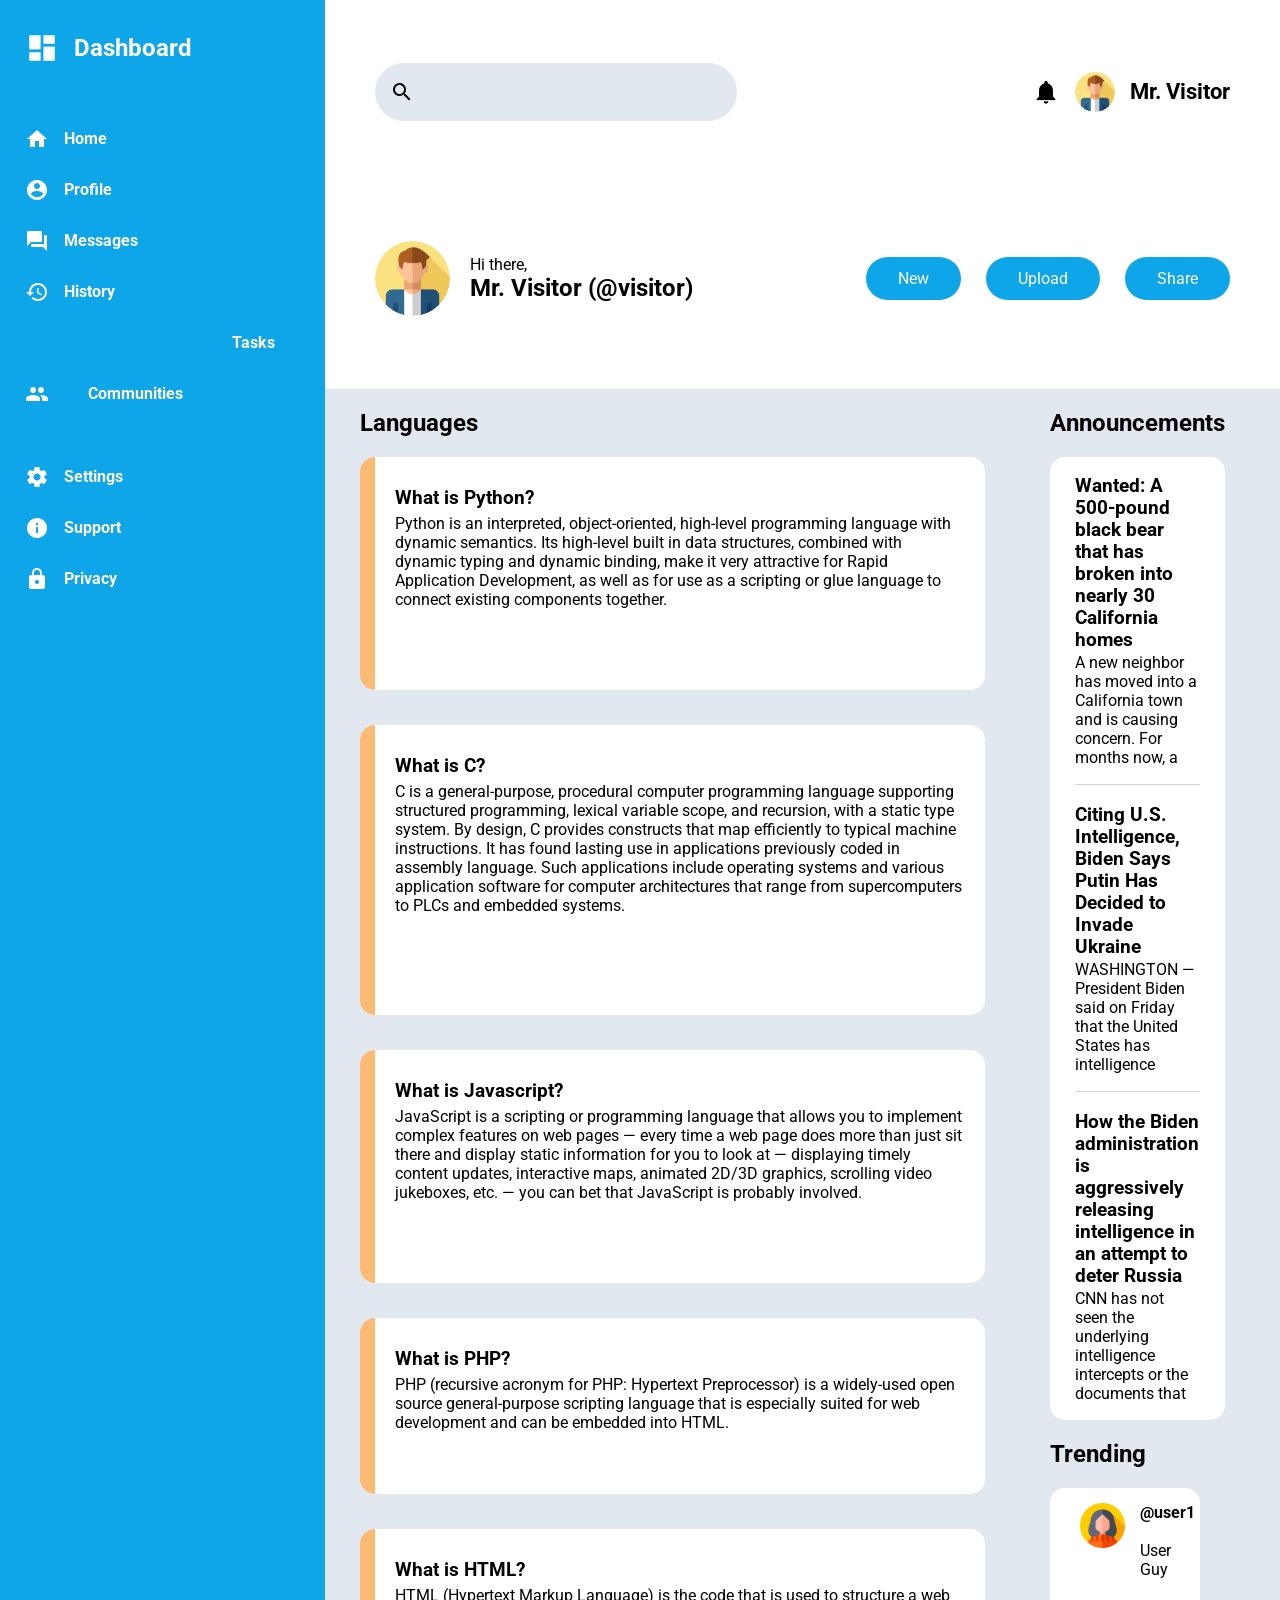
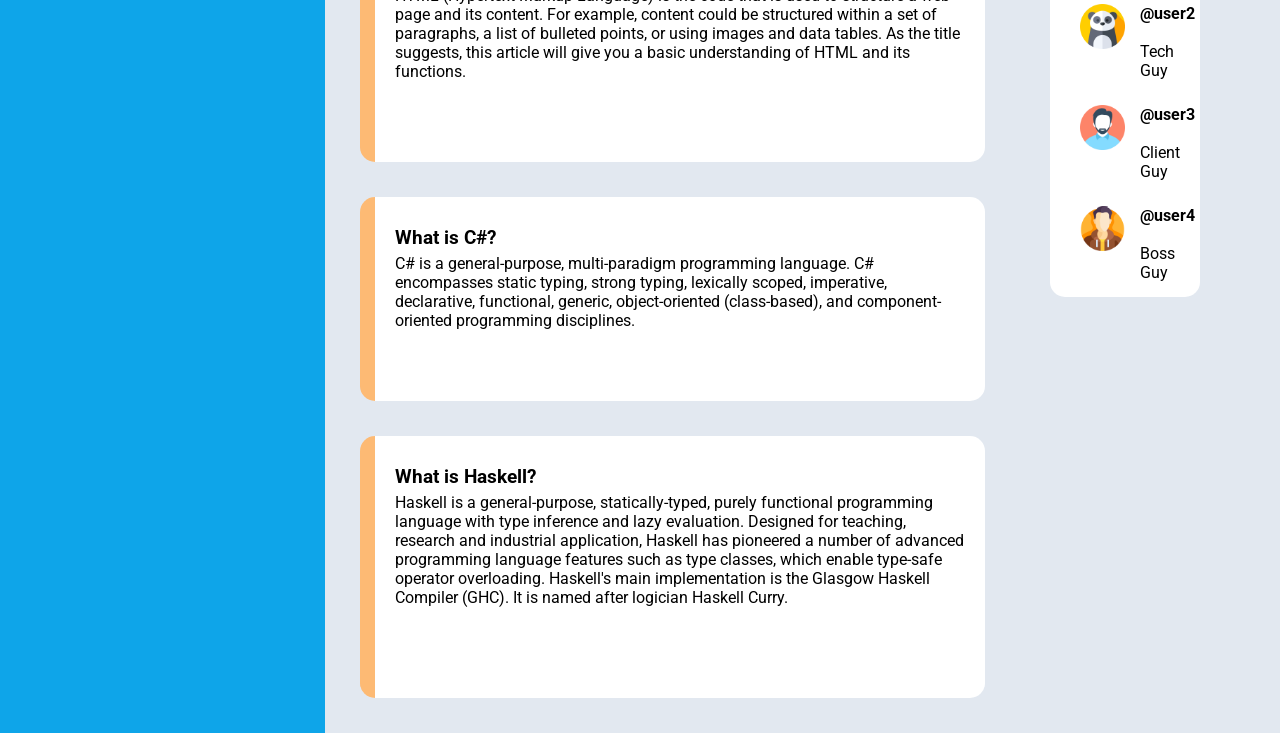
<file: index.html>
<!DOCTYPE html>
<html lang="en">
<head>
    <meta charset="UTF-8">
    <meta http-equiv="X-UA-Compatible" content="IE=edge">
    <meta name="viewport" content="width=device-width, initial-scale=1.0">
    <title>Dashboard</title>
    <link rel="stylesheet" href="dashboard.css">
    <link rel="preconnect" href="https://fonts.googleapis.com">
    <link rel="preconnect" href="https://fonts.gstatic.com" crossorigin>
    <link href="https://fonts.googleapis.com/css2?family=Roboto:wght@300;400&display=swap" rel="stylesheet">
    <link href="https://fonts.googleapis.com/icon?family=Material+Icons" rel="stylesheet">
</head>
<body>
    <div class="gridcontainer">
        <div class="sidebar">
            <div class="logo">
                <span class="dashboard material-icons">dashboard</span>
                <h2>Dashboard</h2>
            </div>
            <div class="sidemenu1">
                <div class="menuitem">
                    <span class="material-icons">home</span>
                    <p>Home</p>
                </div>
                <div class="menuitem">
                    <span class="material-icons">account_circle</span>
                    <p>Profile</p>
                </div>
                <div class="menuitem">
                    <span class="material-icons">question_answer</span>
                    <p>Messages</p>
                </div>
                <div class="menuitem">
                    <span class="material-icons">history</span>
                    <p>History</p>
                </div>
                <div class="menuitem">
                    <span class="material-icons">task_alt</span>
                    <p>Tasks</p>
                </div>
                <div class="menuitem">
                    <span class="material-icons">groups</span>
                    <p>Communities</p>
                </div>
            </div>
            <div class="sidemenu2">
                <div class="menuitem">
                    <span class="material-icons">settings</span>
                    <p>Settings</p>
                </div>
                <div class="menuitem">
                    <span class="material-icons">info</span>
                    <p>Support</p>
                </div>
                <div class="menuitem">
                    <span class="material-icons">lock</span>
                    <p>Privacy</p>
                </div>
            </div>
        </div>
        <div class="right">
            <div class="header">
                <div class="topPortion">
                    <div class="search">
                        <input class="searchBox" type="text">
                        <span class="search material-icons">search</span>
                    </div>
                    <div class="profileMenu">
                        <span style="font-size: 28px;" class="material-icons">notifications</span>
                        <div class="pictureIcon"><img class="pictureIcon" src="avatar1.png" alt=""></div>
                        <p style="font-size: 22px;" class="topMenuText">Mr. Visitor</p>
                    </div>
                </div>
                <div class="bottomHalf">
                    <div class="introduction">
                        <div class="profilePic"><img class="profilePic" src="avatar1.png" alt=""></div>
                        <div class="introText">
                            <p style="margin: 0;">Hi there,</p>
                            <h2 style="margin: 0">Mr. Visitor (@visitor)</h2>
                        </div>
                    </div>
                    <div class="buttonOptions">
                        <button class="buttonOption">New</button>
                        <button class="buttonOption">Upload</button>
                        <button class="buttonOption">Share</button>
                    </div>
                </div>
            </div>
            <div class="content">
                <div class="cardsHolder">
                    <h2 style="margin-left:35px;">Languages</h2>
                    <div class="cards">
                        <div class="cardContainer">
                            <div class="cardText">
                                <h3>What is Python?</h3>
                                <p>
                                    Python is an interpreted, object-oriented, high-level programming language with dynamic semantics.
                                    Its high-level built in data structures, combined with dynamic typing and dynamic binding,
                                    make it very attractive for Rapid Application Development, as well as for use as a scripting or
                                    glue language to connect existing components together.
                                </p>
                            </div>
                            <div class="cardIcons"></div>
                        </div>
                        <div class="cardContainer">
                            <div class="cardText">
                                <h3>What is C?</h3>
                                <p>
                                    C is a general-purpose, procedural computer programming language supporting structured programming, 
                                    lexical variable scope, and recursion, with a static type system. 
                                    By design, C provides constructs that map efficiently to typical machine instructions. 
                                    It has found lasting use in applications previously coded in assembly language. 
                                    Such applications include operating systems and various application software for computer architectures 
                                    that range from supercomputers to PLCs and embedded systems.
                                </p>
                            </div>
                            <div class="cardIcons"></div>
                        </div>
                        <div class="cardContainer">
                            <div class="cardText">
                                <h3>What is Javascript?</h3>
                                <p>
                                    JavaScript is a scripting or programming language that allows you to implement complex features on web pages 
                                    — every time a web page does more than just sit there and display static information for you to look at 
                                    — displaying timely content updates, interactive maps, animated 2D/3D graphics, scrolling video jukeboxes, etc. 
                                    — you can bet that JavaScript is probably involved.
                                </p>
                            </div>
                            <div class="cardIcons"></div>
                        </div>
                        <div class="cardContainer">
                            <div class="cardText">
                                <h3>What is PHP?</h3>
                                <p>
                                    PHP (recursive acronym for PHP: Hypertext Preprocessor) is a widely-used open source general-purpose scripting 
                                    language that is especially suited for web development and can be embedded into HTML.
                                </p>
                            </div>
                            <div class="cardIcons"></div>
                        </div>
                        <div class="cardContainer">
                            <div class="cardText">
                                <h3>What is HTML?</h3>
                                <p>
                                    HTML (Hypertext Markup Language) is the code that is used to structure a web page and its content. 
                                    For example, content could be structured within a set of paragraphs, a list of bulleted points, 
                                    or using images and data tables. As the title suggests, this article will give you a basic understanding of HTML and its functions.
                                </p>
                            </div>
                            <div class="cardIcons"></div>
                        </div>
                        <div class="cardContainer">
                            <div class="cardText">
                                <h3>What is C#?</h3>
                                <p>
                                    C# is a general-purpose, multi-paradigm programming language. C# encompasses static typing, strong typing, 
                                    lexically scoped, imperative, declarative, functional, generic, object-oriented (class-based), and component-oriented programming disciplines.
                                </p>
                            </div>
                            <div class="cardIcons"></div>
                        </div>
                        <div class="cardContainer">
                            <div class="cardText">
                                <h3>What is Haskell?</h3>
                                <p>
                                    Haskell is a general-purpose, statically-typed, purely functional programming language with 
                                    type inference and lazy evaluation. Designed for teaching, research and industrial application, 
                                    Haskell has pioneered a number of advanced programming language features such as type classes, 
                                    which enable type-safe operator overloading. Haskell's main implementation is the Glasgow Haskell Compiler (GHC). 
                                    It is named after logician Haskell Curry.
                                </p>
                            </div>
                            <div class="cardIcons"></div>
                        </div>
                    </div>
                </div>
                <div class="extras">
                    <h2>Announcements</h2>
                    <div class="announcements">
                        <div class="announcement1">
                            <h3>Wanted: A 500-pound black bear that has broken into nearly 30 California homes</h3>
                            <p>
                                A new neighbor has moved into a California town and is causing concern.
                                For months now, a 500-pound black bear has been roaming the streets in the Tahoe Keys area of South Lake Tahoe, 
                                about 100 miles east of Sacramento. In the span of seven months, 
                                the animal caused extensive damage at 33 properties and forcefully entered 28 homes, 
                                according to a February 17 blog post by the California Department of Fish and Wildlife (CDFW).
                            </p>
                        </div>
                        <div class="announcement">
                            <h3>Citing U.S. Intelligence, Biden Says Putin Has Decided to Invade Ukraine</h3>
                            <p>
                                WASHINGTON — President Biden said on Friday that the United States has intelligence showing that 
                                President Vladimir V. Putin of Russia has made a final decision to invade Ukraine. 
                                “We have reason to believe the Russian forces are planning to, intend to, attack Ukraine in the coming week, in the coming days,” 
                                Mr. Biden said in the Roosevelt Room at the White House. “We believe that they will target Ukraine’s capital Kyiv, a city of 2.8 million innocent people.”
                            </p>
                        </div>
                        <div class="announcement">
                            <h3>How the Biden administration is aggressively releasing intelligence in an attempt to deter Russia</h3>
                            <p>
                                CNN has not seen the underlying intelligence intercepts or the documents that name the targets or the purported
                                collaborators and their supposed positions in a pro-Russia administration.
                                And for now, the threat remains contingent on invasion, even as Russia has massed between 169,000 and 
                                190,000 personnel in and around Ukraine, including Russian-led forces in breakaway regions in eastern Ukraine.
                            </p>
                        </div>
                    </div>
                    <div class="trendingHolder">
                        <h2>Trending</h2>
                        <div class="trending">
                            <div class="trends">
                                <img class="trendingProfiles" src="avatar2.png" alt="">
                                <div class="atUser">@user1</div>
                                <div>User Guy</div>
                            </div>
                            <div class="trends">
                                <img class="trendingProfiles" src="avatar3.png" alt="">
                                <div class="atUser">@user2</div>
                                <div>Tech Guy</div>
                            </div>
                            <div class="trends">
                                <img class="trendingProfiles" src="avatar4.png" alt="">
                                <div class="atUser">@user3</div>
                                <div>Client Guy</div>
                            </div>
                            <div class="trends">
                                <img class="trendingProfiles" src="avatar5.png" alt="">
                                <div class="atUser">@user4</div>
                                <div>Boss Guy</div>
                            </div>
                        </div>
                    </div>
                </div>
            </div>
        </div>
    </div>
</body>
</html>
</file>
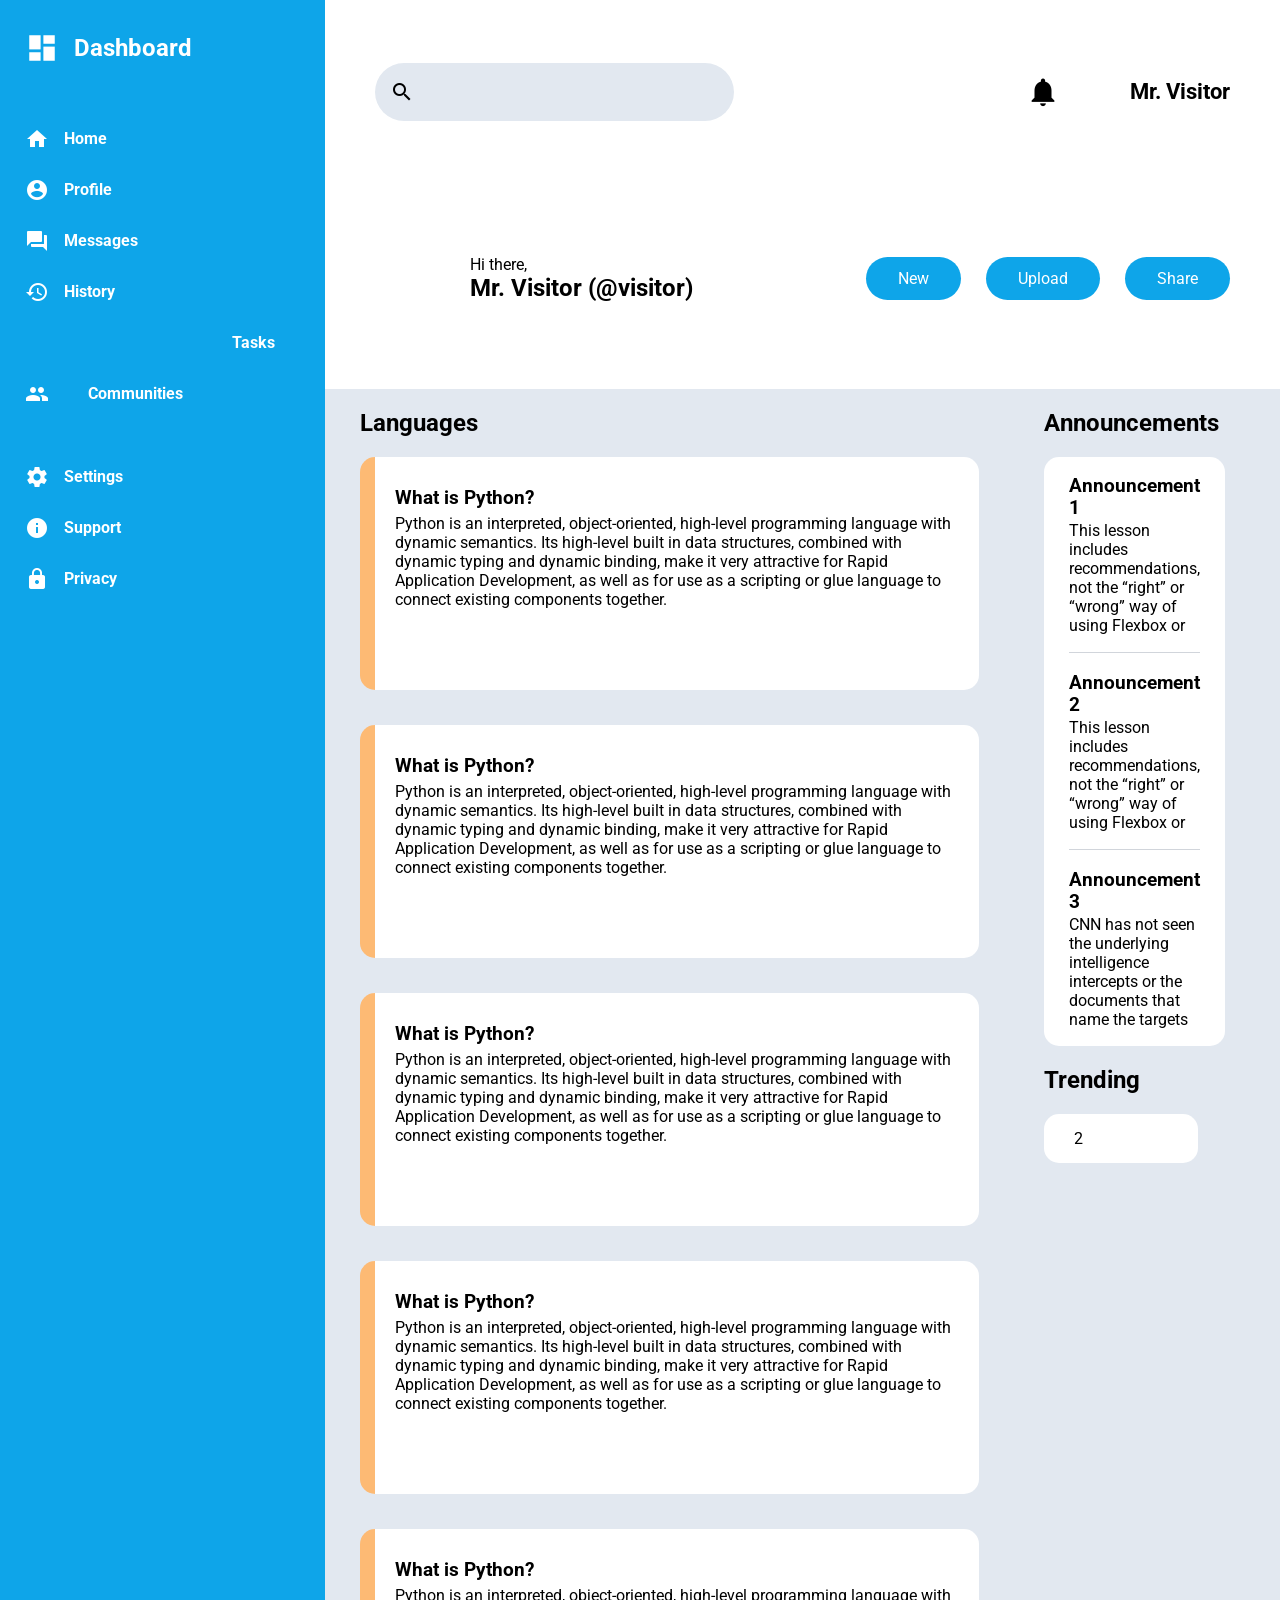
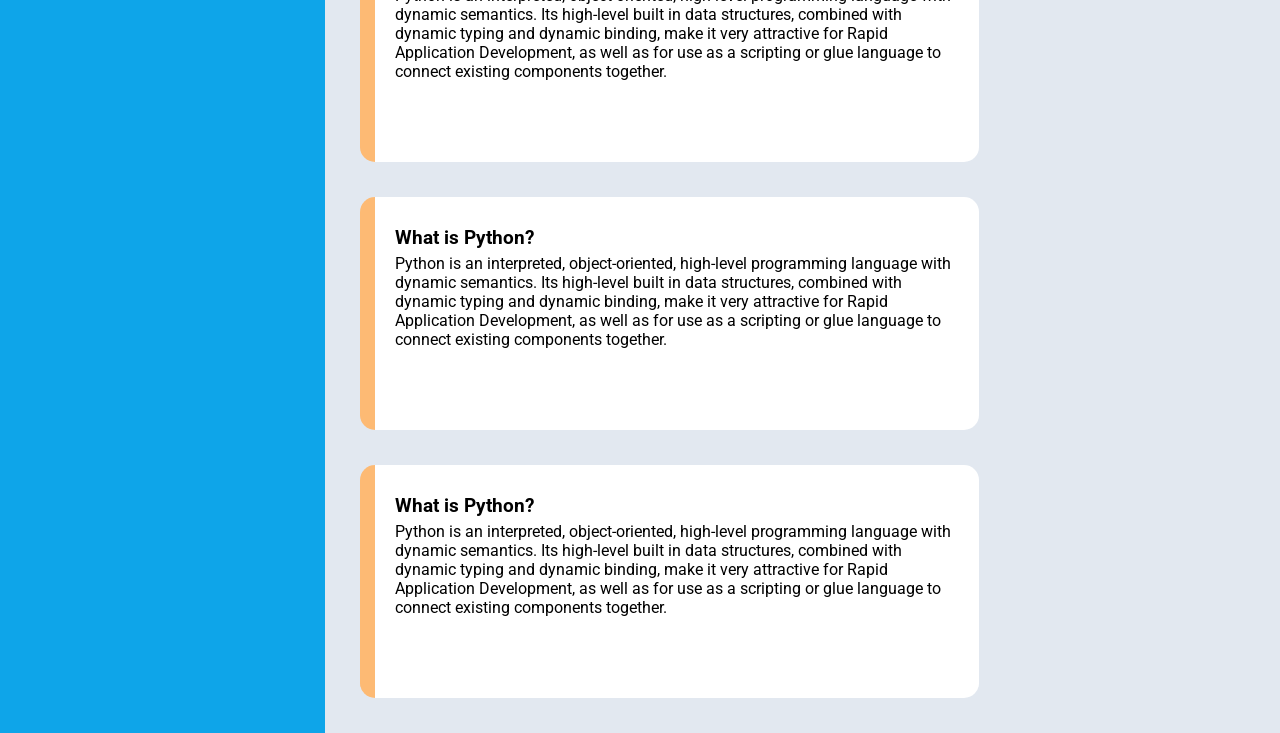
<file: dashboard.html>
<!DOCTYPE html>
<html lang="en">
<head>
    <meta charset="UTF-8">
    <meta http-equiv="X-UA-Compatible" content="IE=edge">
    <meta name="viewport" content="width=device-width, initial-scale=1.0">
    <title>Dashboard</title>
    <link rel="stylesheet" href="dashboard.css">
    <link rel="preconnect" href="https://fonts.googleapis.com">
    <link rel="preconnect" href="https://fonts.gstatic.com" crossorigin>
    <link href="https://fonts.googleapis.com/css2?family=Roboto:wght@300;400&display=swap" rel="stylesheet">
    <link href="https://fonts.googleapis.com/icon?family=Material+Icons" rel="stylesheet">
</head>
<body>
    <div class="gridcontainer">
        <div class="sidebar">
            <div class="logo">
                <span class="dashboard material-icons">dashboard</span>
                <h2>Dashboard</h2>
            </div>
            <div class="sidemenu1">
                <div class="menuitem">
                    <span class="material-icons">home</span>
                    <p>Home</p>
                </div>
                <div class="menuitem">
                    <span class="material-icons">account_circle</span>
                    <p>Profile</p>
                </div>
                <div class="menuitem">
                    <span class="material-icons">question_answer</span>
                    <p>Messages</p>
                </div>
                <div class="menuitem">
                    <span class="material-icons">history</span>
                    <p>History</p>
                </div>
                <div class="menuitem">
                    <span class="material-icons">task_alt</span>
                    <p>Tasks</p>
                </div>
                <div class="menuitem">
                    <span class="material-icons">groups</span>
                    <p>Communities</p>
                </div>
            </div>
            <div class="sidemenu2">
                <div class="menuitem">
                    <span class="material-icons">settings</span>
                    <p>Settings</p>
                </div>
                <div class="menuitem">
                    <span class="material-icons">info</span>
                    <p>Support</p>
                </div>
                <div class="menuitem">
                    <span class="material-icons">lock</span>
                    <p>Privacy</p>
                </div>
            </div>
        </div>
        <div class="right">
            <div class="header">
                <div class="topPortion">
                    <div class="search">
                        <span class="search material-icons">search</span>
                        <input class="searchBox" type="text">
                    </div>
                    <div class="profileMenu">
                        <span style="font-size: 34px;" class="material-icons">notifications</span>
                        <div class="pictureIcon"></div>
                        <p style="font-size: 22px;" class="topMenuText">Mr. Visitor</p>
                    </div>
                </div>
                <div class="bottomHalf">
                    <div class="introduction">
                        <div class="profilePic"></div>
                        <div class="introText">
                            <p style="margin: 0;">Hi there,</p>
                            <h2 style="margin: 0">Mr. Visitor (@visitor)</h2>
                        </div>
                    </div>
                    <div class="buttonOptions">
                        <button class="buttonOption">New</button>
                        <button class="buttonOption">Upload</button>
                        <button class="buttonOption">Share</button>
                    </div>
                </div>
            </div>
            <div class="content">
                <div class="cardsHolder">
                    <h2 style="margin-left:35px;">Languages</h2>
                    <div class="cards">
                        <div class="cardContainer">
                            <div class="cardText">
                                <h3>What is Python?</h3>
                                <p>
                                    Python is an interpreted, object-oriented, high-level programming language with dynamic semantics.
                                    Its high-level built in data structures, combined with dynamic typing and dynamic binding,
                                    make it very attractive for Rapid Application Development, as well as for use as a scripting or
                                    glue language to connect existing components together.
                                </p>
                            </div>
                            <div class="cardIcons"></div>
                        </div>
                        <div class="cardContainer">
                            <div class="cardText">
                                <h3>What is Python?</h3>
                                <p>
                                    Python is an interpreted, object-oriented, high-level programming language with dynamic semantics.
                                    Its high-level built in data structures, combined with dynamic typing and dynamic binding,
                                    make it very attractive for Rapid Application Development, as well as for use as a scripting or
                                    glue language to connect existing components together.
                                </p>
                            </div>
                            <div class="cardIcons"></div>
                        </div>
                        <div class="cardContainer">
                            <div class="cardText">
                                <h3>What is Python?</h3>
                                <p>
                                    Python is an interpreted, object-oriented, high-level programming language with dynamic semantics.
                                    Its high-level built in data structures, combined with dynamic typing and dynamic binding,
                                    make it very attractive for Rapid Application Development, as well as for use as a scripting or
                                    glue language to connect existing components together.
                                </p>
                            </div>
                            <div class="cardIcons"></div>
                        </div>
                        <div class="cardContainer">
                            <div class="cardText">
                                <h3>What is Python?</h3>
                                <p>
                                    Python is an interpreted, object-oriented, high-level programming language with dynamic semantics.
                                    Its high-level built in data structures, combined with dynamic typing and dynamic binding,
                                    make it very attractive for Rapid Application Development, as well as for use as a scripting or
                                    glue language to connect existing components together.
                                </p>
                            </div>
                            <div class="cardIcons"></div>
                        </div>
                        <div class="cardContainer">
                            <div class="cardText">
                                <h3>What is Python?</h3>
                                <p>
                                    Python is an interpreted, object-oriented, high-level programming language with dynamic semantics.
                                    Its high-level built in data structures, combined with dynamic typing and dynamic binding,
                                    make it very attractive for Rapid Application Development, as well as for use as a scripting or
                                    glue language to connect existing components together.
                                </p>
                            </div>
                            <div class="cardIcons"></div>
                        </div>
                        <div class="cardContainer">
                            <div class="cardText">
                                <h3>What is Python?</h3>
                                <p>
                                    Python is an interpreted, object-oriented, high-level programming language with dynamic semantics.
                                    Its high-level built in data structures, combined with dynamic typing and dynamic binding,
                                    make it very attractive for Rapid Application Development, as well as for use as a scripting or
                                    glue language to connect existing components together.
                                </p>
                            </div>
                            <div class="cardIcons"></div>
                        </div>
                        <div class="cardContainer">
                            <div class="cardText">
                                <h3>What is Python?</h3>
                                <p>
                                    Python is an interpreted, object-oriented, high-level programming language with dynamic semantics.
                                    Its high-level built in data structures, combined with dynamic typing and dynamic binding,
                                    make it very attractive for Rapid Application Development, as well as for use as a scripting or
                                    glue language to connect existing components together.
                                </p>
                            </div>
                            <div class="cardIcons"></div>
                        </div>
                    </div>
                </div>
                <div class="extras">
                    <h2>Announcements</h2>
                    <div class="announcements">
                        <div class="announcement1">
                            <h3>Announcement 1</h3>
                            <p>
                                This lesson includes recommendations, not the “right” or “wrong” way of using Flexbox or Grid. 
                                Ultimately, it comes down to personal preference and what a developer feels is easier for whatever the given task might be. 
                                At this point you have both of these tools in your toolbox and got a sneak peak at how they can be used together or one in place of the other. 
                                The best way to learn Flexbox and Grid is to build many projects with both of them and develop your own opinion about which to use in different circumstances.
                            </p>
                        </div>
                        <div class="announcement">
                            <h3>Announcement 2</h3>
                            <p>
                                This lesson includes recommendations, not the “right” or “wrong” way of using Flexbox or Grid. 
                                Ultimately, it comes down to personal preference and what a developer feels is easier for whatever the given task might be. 
                                At this point you have both of these tools in your toolbox and got a sneak peak at how they can be used together or one in place of the other. 
                                The best way to learn Flexbox and Grid is to build many projects with both of them and develop your own opinion about which to use in different circumstances.
                            </p>
                        </div>
                        <div class="announcement">
                            <h3>Announcement 3</h3>
                            <p>
                                CNN has not seen the underlying intelligence intercepts or the documents that name the targets or the purported
                                collaborators and their supposed positions in a pro-Russia administration.
                                And for now, the threat remains contingent on invasion, even as Russia has massed between 169,000 and 
                                190,000 personnel in and around Ukraine, including Russian-led forces in breakaway regions in eastern Ukraine.
                            </p>
                        </div>
                    </div>
                    <div class="trendingHolder">
                        <h2>Trending</h2>
                        <div class="trending">2</div>
                    </div>
                </div>
            </div>
        </div>
    </div>
</body>
</html>
</file>
<file: dashboard.css>
*{
    font-family: 'Roboto', sans-serif;
    --darkBlueColor: #0ea5e9;
    --softGray: #e2e8f0;
    --orange: #fdba74;
}

body{
    margin:0;
    padding:0;
}

.gridcontainer{
    display: grid;
    grid-template-columns: auto 1fr;
    grid-template-rows: 1fr;
    height: 100vh;
    width: 100vw;
}

.right{
    display: grid;
    grid-template-columns: 1fr;
    grid-template-rows: 1fr 5fr;
}

.sidebar{
    background-color: var(--darkBlueColor);
    grid-row: 1/2;
    color: white;
    padding: 25px;
    padding-top: 31px;
    padding-right: 50px;
    font-weight: bold;
    display: grid;
    grid-template-rows: max-content max-content max-content;
    gap: 3em;
}

.logo{
    display: grid;
    grid-auto-flow: column;
    align-items: center;
    gap: 15px;
    justify-content: start;
}

.logo h2{
    margin:0;
}

.material-icons.dashboard{
    font-size: 34px;
}

.header{
    background-color: white;
    padding-left: 50px;
    padding-right: 50px;
    display: grid;
}

.content{
    background-color: var(--softGray);
    display: grid;
    gap: 15px;

}

.sidemenu1{
    display: grid;
    gap: 1em;
    grid-template-rows: repeat(6, 35px);
}

.menuitem{
    display: grid;
    grid-auto-flow: column;
    justify-content: start;
    align-items: center;
    gap: 15px;
}

.sidemenu2{
    display: grid;
    gap: 1em;
    grid-template-rows: repeat(6, 35px);
}

.topPortion{
    display: grid;
    grid-template-columns: 1fr;
    grid-auto-flow: column;
    align-items: center;
}

.profileMenu{
    display: grid;
    grid-template-columns: 1fr;
    grid-auto-flow: column;
    align-items: center;
    gap: 15px;
}

.search{
    display: grid;
    grid-template-columns: max-content 1fr;
    align-items: center;
}

.search.material-icons{
    font-size: 24px;
    position: absolute;
    padding-left: 15px;
    grid-column: 1/2;
}

.searchBox{
    width: 45%;
    padding-left: 4rem;
    font-size: 24px;
    border-radius: 90rem;
    background-color: var(--softGray);
    border: none;
    grid-column: 2/3;
    padding-top: 15px;
    padding-bottom: 15px;
}

.searchBox:focus{
    outline: none;
}

.pictureIcon{
    width: 40px;
    height: 40px;
    border-radius: 50%;
}

.topMenuText{
    font-weight: bold;
}

.profilePic{
    width: 75px;
    height: 75px;
    border-radius: 50%;
}

.bottomHalf{
    display: grid;
    grid-template-columns: 1fr;
    grid-auto-flow: column;
    align-items: center;
    margin-bottom: 15px;
}

.introduction{
    display: grid;
    grid-auto-flow: column;
    justify-content: start;
    align-items: center;
    gap: 20px;
}

.buttonOptions{
    display:grid;
    grid-auto-flow: column;
    gap: 25px;
}

.buttonOption{
    background-color: var(--darkBlueColor);
    color: white;
    font-size: 1em;
    border: none;
    border-radius: 10em;
    padding: 0.75em 2em;
}

.content{
    display: grid;
    grid-template-columns: 3fr 1fr;
}

.cards{
    display: grid;
    grid-template-columns: repeat(auto-fit, minmax(600px, 1fr));
    gap: 35px;
    margin: 35px;
    grid-column: 1/2;
    margin-top: 5px;
}

.cardContainer{
    background-color: white;
    border-radius: 15px;
    border-left: 15px solid var(--orange);
    display: grid;
    grid-template-rows: 2fr 1fr;
    justify-items: start;
    align-content: center;
    padding: 20px;
    padding-top: 30px;
}

.cardText>*{
    margin: 0;
}

.cardText h3{
    margin-bottom: 5px;
}

.extras{
    gap: 15px;
    margin: 15px;
    margin-right: 55px;
    margin-top: 0;
}

.announcements{
    border-radius: 15px;
    display: grid;
    padding-left: 25px;
    padding-right: 25px;
    background-color: white;
}

.announcement, .announcement1{
    background-color: white;
}

.announcement1 ~ .announcement{
    border-top: #d1d5db 1px solid;
}

.announcement p, .announcement1 p{
    height: calc(1.2em*6);
    overflow: auto;
    margin-top: 2px;
}

.announcement h3, .announcement1 h3{
    margin-bottom: 0;
}

.trending{
    background-color: white;
    border-radius: 15px;
    display: grid;
    gap:25px;
    padding: 15px;
    padding-left: 30px;
    width:60%;
}

.trendingProfiles{
    width: 45px;
    height: 45px;
    grid-row: 1/3;
}

.trends{
    display: grid;
    grid-template-rows: 1fr 1fr;
    grid-template-columns: max-content 1fr;
    column-gap: 15px;
}

.atUser{
    font-weight: bold;
}
</file>
